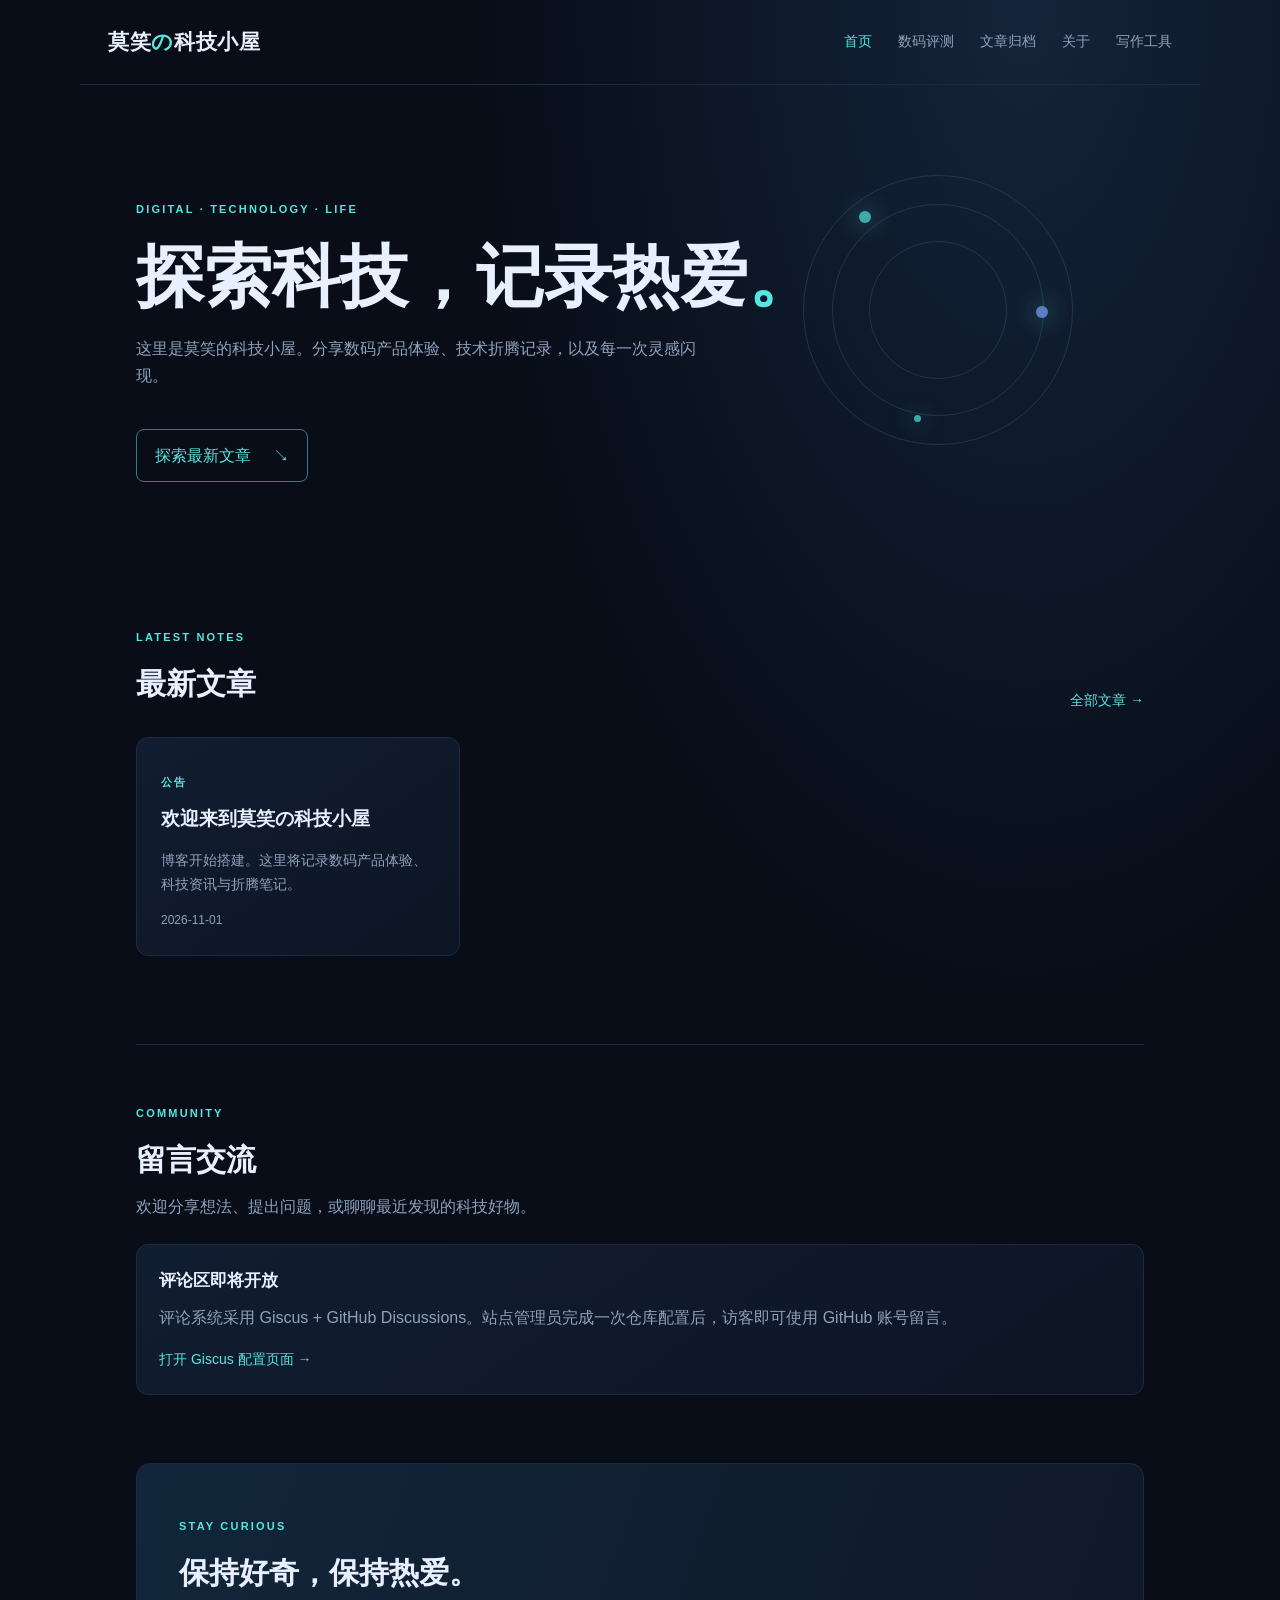
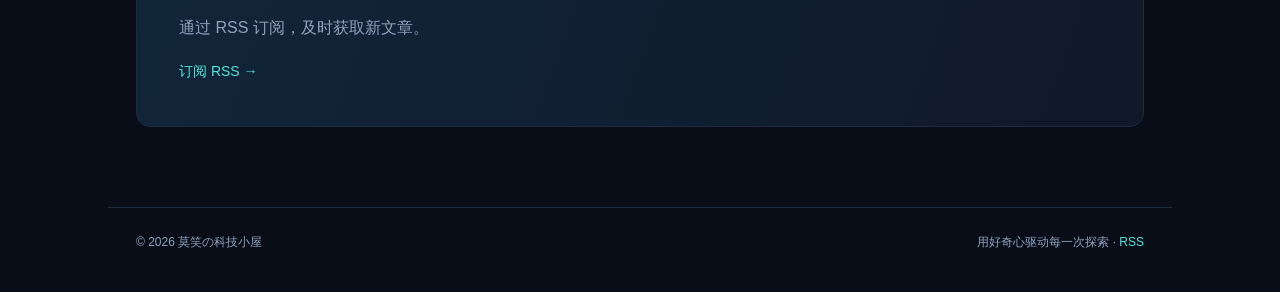
<file: index.html>
<!doctype html>
<html lang="zh-CN">
<head>
  <meta charset="utf-8">
  <meta name="viewport" content="width=device-width,initial-scale=1">
  <meta name="theme-color" content="#080d18">
  <meta name="description" content="莫笑の科技小屋，记录数码科技、产品体验与极客生活。">
  <title>莫笑の科技小屋 · 数码与科技</title>
  <link rel="alternate" type="application/rss+xml" title="莫笑の科技小屋 RSS" href="/rss.xml">
  <link rel="stylesheet" href="/assets/css/style.css">
</head>
<body>
  <header class="site-header"><a class="brand" href="/">莫笑<span>の</span>科技小屋</a><nav><a class="active" href="/">首页</a><a href="/reviews.html">数码评测</a><a href="/archive.html">文章归档</a><a href="/about.html">关于</a><a href="/markdown-studio.html">写作工具</a></nav></header>
  <main class="container">
    <section class="hero"><p class="eyebrow">DIGITAL · TECHNOLOGY · LIFE</p><h1>探索科技，记录热爱<span>。</span></h1><p class="hero-copy">这里是莫笑的科技小屋。分享数码产品体验、技术折腾记录，以及每一次灵感闪现。</p><a class="primary-link" href="#latest">探索最新文章 <span>↘</span></a><div class="hero-orbit" aria-hidden="true"><i></i><b></b><em></em></div></section>
    <section id="latest" class="section"><div class="section-heading"><div><p class="eyebrow">LATEST NOTES</p><h2>最新文章</h2></div><a href="/archive.html">全部文章 →</a></div><div id="post-list" class="post-grid"><article class="post-card"><p class="eyebrow">WELCOME</p><h3>欢迎来到莫笑の科技小屋</h3><p>博客正在搭建中，新的科技文章很快就会与大家见面。</p></article></div></section>
    <section class="comments-section"><p class="eyebrow">COMMUNITY</p><h2>留言交流</h2><p class="section-intro">欢迎分享想法、提出问题，或聊聊最近发现的科技好物。</p><div class="giscus" data-giscus></div></section>
    <section class="newsletter"><p class="eyebrow">STAY CURIOUS</p><h2>保持好奇，保持热爱。</h2><p>通过 RSS 订阅，及时获取新文章。</p><a href="/rss.xml">订阅 RSS →</a></section>
  </main>
  <footer class="site-footer"><span>© <span id="year"></span> 莫笑の科技小屋</span><span>用好奇心驱动每一次探索 · <a href="/rss.xml">RSS</a></span></footer>
  <script src="/assets/js/blog.js" defer></script>
  <script src="/assets/js/comments-config.js" defer></script><script src="/assets/js/comments.js" defer></script>
</body></html>
</file>
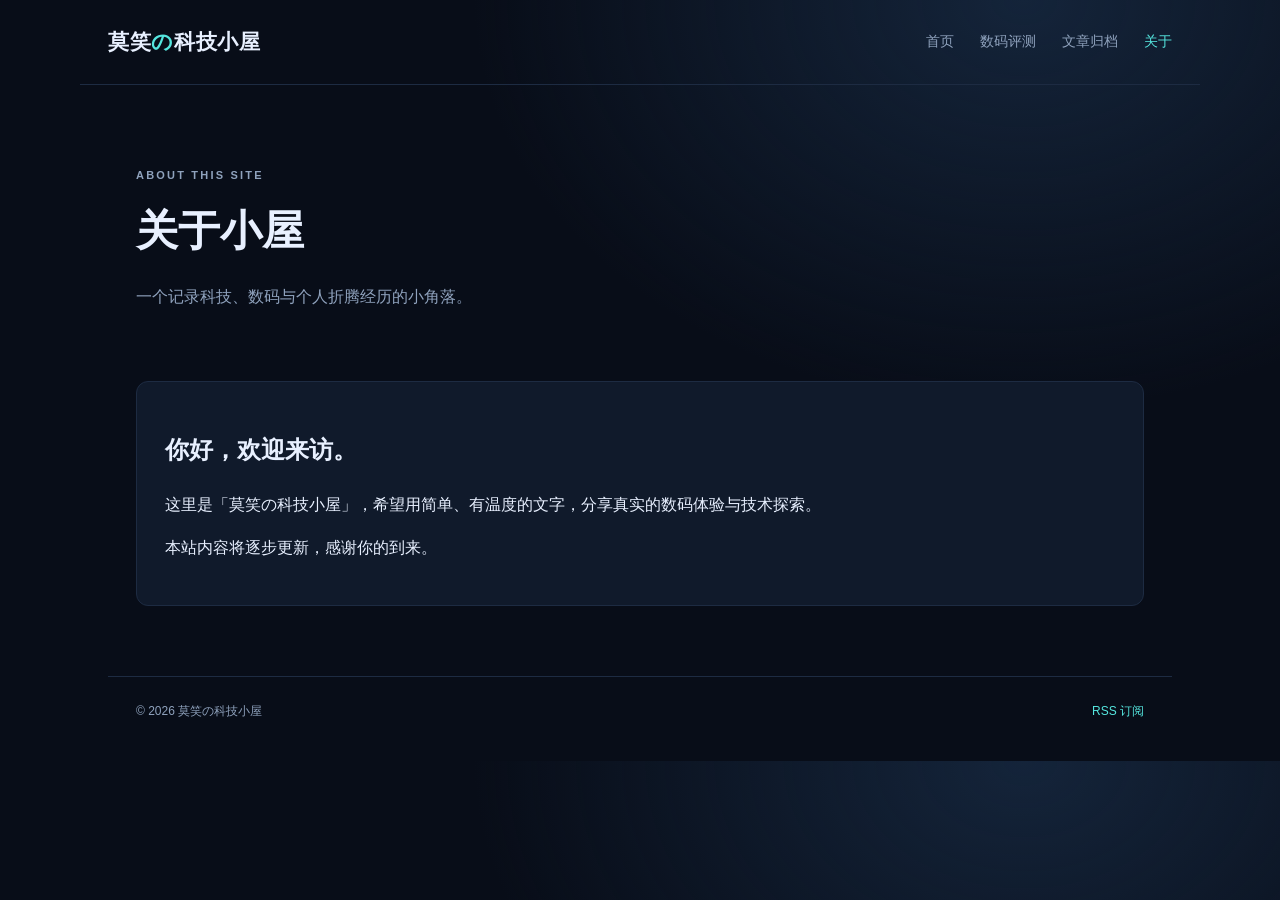
<file: about.html>
<!doctype html><html lang="zh-CN"><head><meta charset="utf-8"><meta name="viewport" content="width=device-width,initial-scale=1"><title>关于 · 莫笑の科技小屋</title><link rel="stylesheet" href="/assets/css/style.css"></head><body><header class="site-header"><a class="brand" href="/">莫笑<span>の</span>科技小屋</a><nav><a href="/">首页</a><a href="/reviews.html">数码评测</a><a href="/archive.html">文章归档</a><a class="active" href="/about.html">关于</a></nav></header><main class="container"><section class="page-hero"><p class="eyebrow">ABOUT THIS SITE</p><h1>关于小屋</h1><p>一个记录科技、数码与个人折腾经历的小角落。</p></section><section class="content-panel"><h2>你好，欢迎来访。</h2><p>这里是「莫笑の科技小屋」，希望用简单、有温度的文字，分享真实的数码体验与技术探索。</p><p>本站内容将逐步更新，感谢你的到来。</p></section></main><footer class="site-footer"><span>© <span id="year"></span> 莫笑の科技小屋</span><span><a href="/rss.xml">RSS 订阅</a></span></footer><script src="/assets/js/blog.js" defer></script></body></html>
</file>
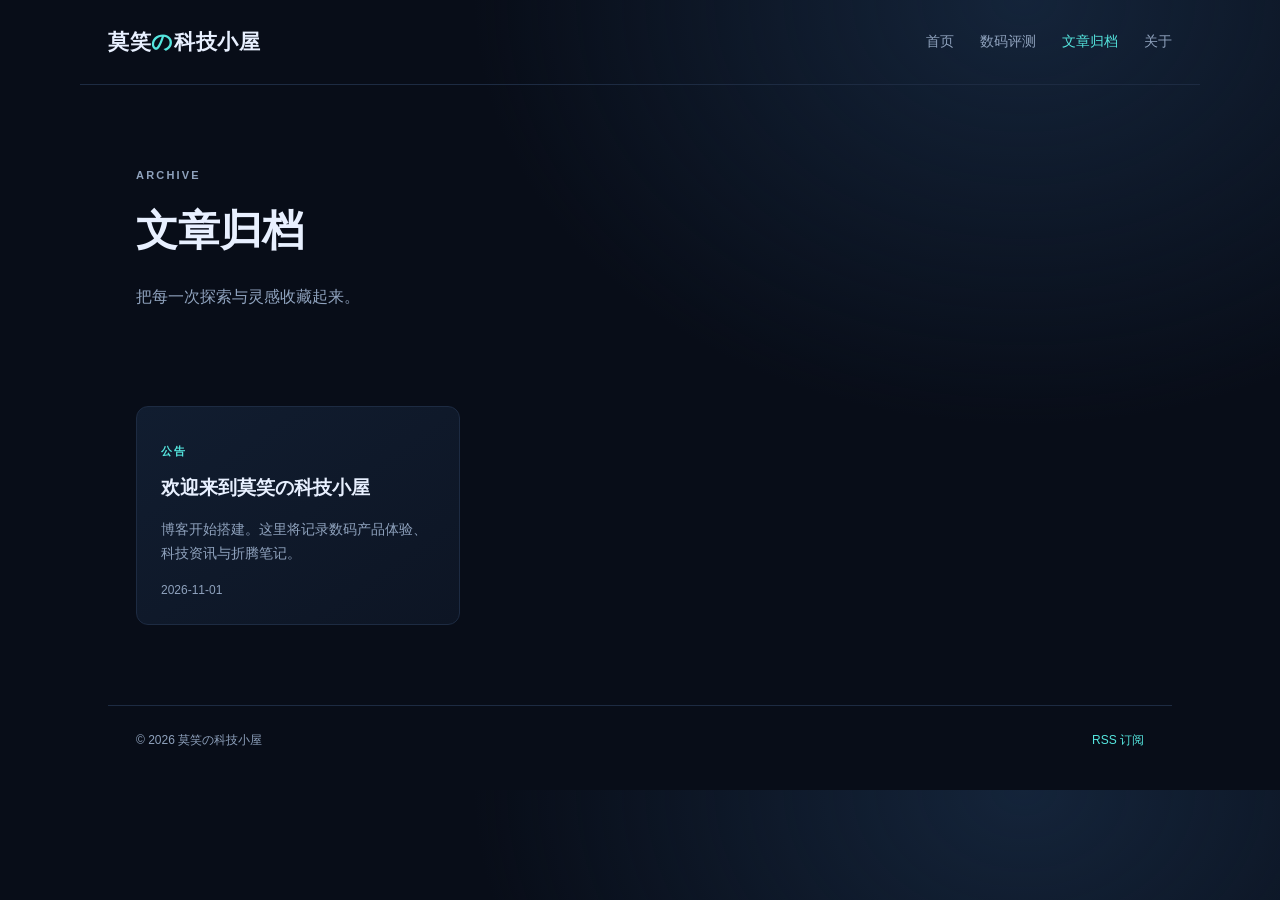
<file: archive.html>
<!doctype html><html lang="zh-CN"><head><meta charset="utf-8"><meta name="viewport" content="width=device-width,initial-scale=1"><title>文章归档 · 莫笑の科技小屋</title><link rel="stylesheet" href="/assets/css/style.css"></head><body><header class="site-header"><a class="brand" href="/">莫笑<span>の</span>科技小屋</a><nav><a href="/">首页</a><a href="/reviews.html">数码评测</a><a class="active" href="/archive.html">文章归档</a><a href="/about.html">关于</a></nav></header><main class="container"><section class="page-hero"><p class="eyebrow">ARCHIVE</p><h1>文章归档</h1><p>把每一次探索与灵感收藏起来。</p></section><section id="latest" class="section"><div id="post-list" class="post-grid"><article class="post-card"><h3>文章列表</h3><p>文章数据加载中……</p></article></div></section></main><footer class="site-footer"><span>© <span id="year"></span> 莫笑の科技小屋</span><span><a href="/rss.xml">RSS 订阅</a></span></footer><script src="/assets/js/blog.js" defer></script></body></html>
</file>
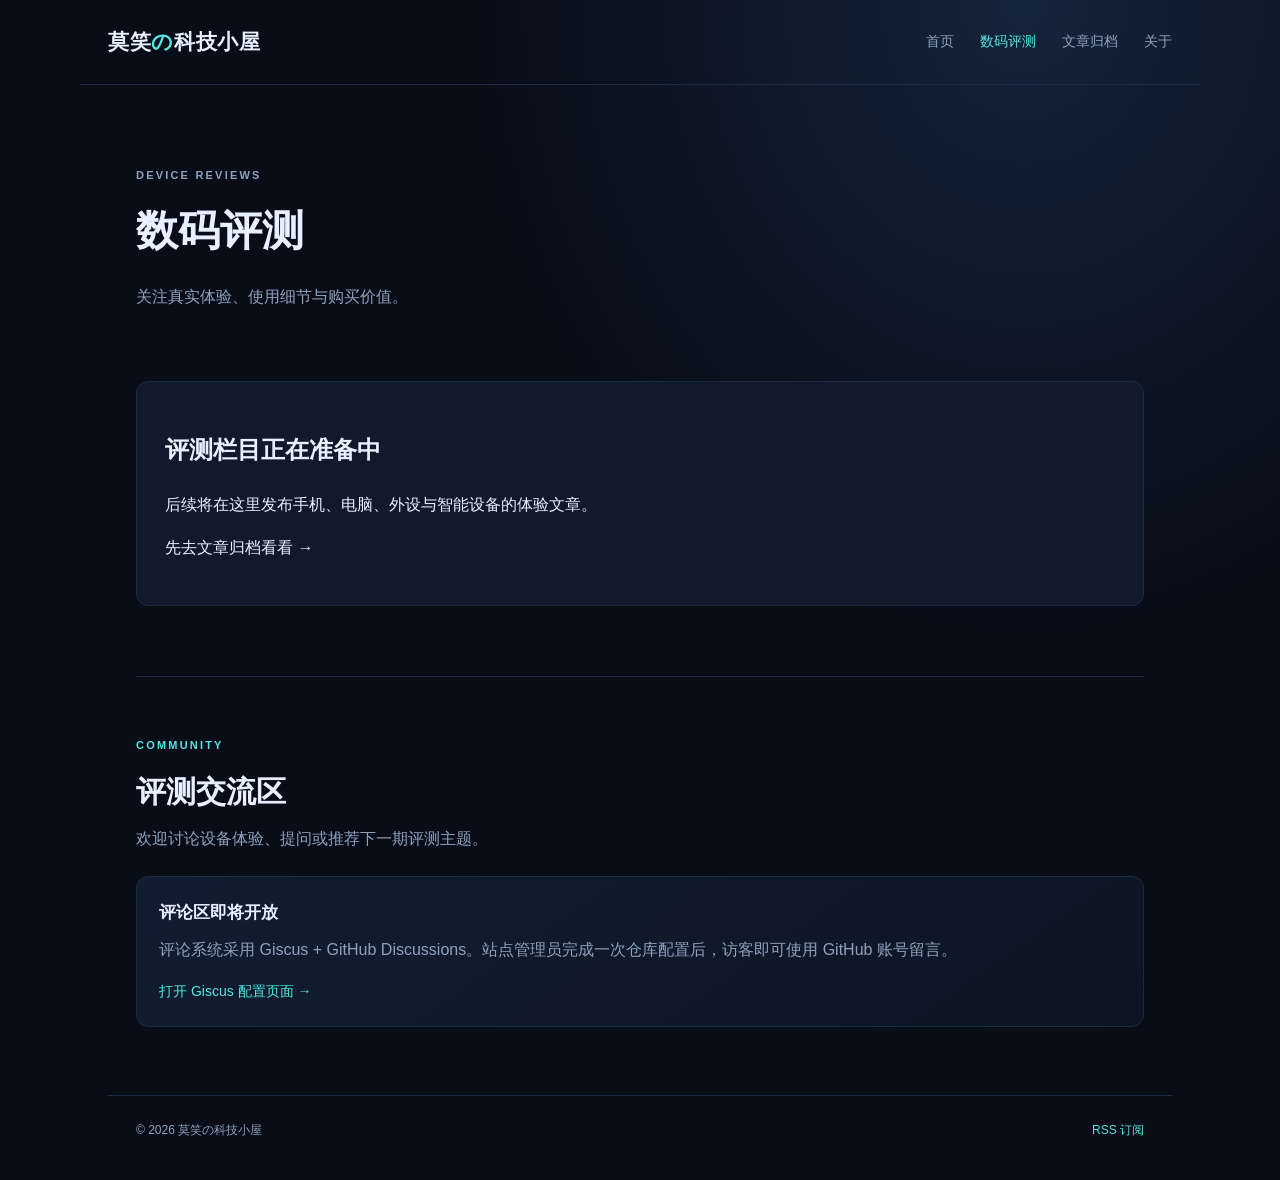
<file: reviews.html>
<!doctype html><html lang="zh-CN"><head><meta charset="utf-8"><meta name="viewport" content="width=device-width,initial-scale=1"><title>数码评测 · 莫笑の科技小屋</title><link rel="alternate" type="application/rss+xml" title="莫笑の科技小屋 RSS" href="/rss.xml"><link rel="stylesheet" href="/assets/css/style.css"></head><body><header class="site-header"><a class="brand" href="/">莫笑<span>の</span>科技小屋</a><nav><a href="/">首页</a><a class="active" href="/reviews.html">数码评测</a><a href="/archive.html">文章归档</a><a href="/about.html">关于</a></nav></header><main class="container"><section class="page-hero"><p class="eyebrow">DEVICE REVIEWS</p><h1>数码评测</h1><p>关注真实体验、使用细节与购买价值。</p></section><section class="content-panel"><h2>评测栏目正在准备中</h2><p>后续将在这里发布手机、电脑、外设与智能设备的体验文章。</p><p><a href="/archive.html">先去文章归档看看 →</a></p></section><section class="comments-section"><p class="eyebrow">COMMUNITY</p><h2>评测交流区</h2><p class="section-intro">欢迎讨论设备体验、提问或推荐下一期评测主题。</p><div class="giscus" data-giscus></div></section></main><footer class="site-footer"><span>© <span id="year"></span> 莫笑の科技小屋</span><span><a href="/rss.xml">RSS 订阅</a></span></footer><script src="/assets/js/blog.js" defer></script><script src="/assets/js/comments-config.js" defer></script><script src="/assets/js/comments.js" defer></script></body></html>
</file>
<file: assets/css/style.css>
:root{color-scheme:dark;--bg:#080d18;--panel:#101a2b;--line:#1d2b42;--text:#e8f0ff;--muted:#8fa2bd;--cyan:#55e6df;--blue:#7aa7ff}*{box-sizing:border-box}html{scroll-behavior:smooth}body{margin:0;background:radial-gradient(ellipse at 80% 0%,#14243a 0,transparent 38%),var(--bg);color:var(--text);font-family:Inter,"PingFang SC","Microsoft YaHei",sans-serif;line-height:1.7}a{color:inherit;text-decoration:none}.site-header{max-width:1120px;margin:auto;padding:24px 28px;display:flex;align-items:center;justify-content:space-between;border-bottom:1px solid var(--line)}.brand{font-size:21px;font-weight:800;letter-spacing:.03em}.brand span,.hero h1 span{color:var(--cyan)}nav{display:flex;gap:26px;color:var(--muted);font-size:14px}nav a:hover,nav .active{color:var(--cyan)}.container{max-width:1064px;margin:auto;padding:0 28px}.hero{min-height:440px;padding:104px 0 90px;position:relative;overflow:hidden}.eyebrow{font-size:11px;letter-spacing:.2em;color:var(--cyan);font-weight:700}.hero h1{font-size:clamp(38px,7vw,68px);line-height:1.18;max-width:700px;margin:18px 0}.hero-copy{max-width:560px;color:var(--muted);font-size:16px}.primary-link{display:inline-flex;gap:22px;align-items:center;margin-top:24px;padding:12px 18px;border:1px solid #397b83;border-radius:8px;color:var(--cyan)}.hero-orbit{position:absolute;width:270px;height:270px;border:1px solid #28435b;border-radius:50%;right:7%;top:90px;opacity:.7}.hero-orbit:before,.hero-orbit:after{content:"";position:absolute;border:1px solid #28435b;border-radius:50%;inset:28px}.hero-orbit:after{inset:65px}.hero-orbit i,.hero-orbit b,.hero-orbit em{position:absolute;width:12px;height:12px;background:var(--cyan);border-radius:50%;box-shadow:0 0 24px var(--cyan)}.hero-orbit i{top:35px;left:55px}.hero-orbit b{right:24px;top:130px;background:var(--blue)}.hero-orbit em{bottom:22px;left:110px;width:7px;height:7px}.section{padding:45px 0 80px}.section-heading{display:flex;align-items:end;justify-content:space-between;margin-bottom:24px}.section-heading h2,.newsletter h2{font-size:30px;margin:4px 0}.section-heading>a,.newsletter>a{color:var(--cyan);font-size:14px}.post-grid{display:grid;grid-template-columns:repeat(3,minmax(0,1fr));gap:18px}.post-card{padding:24px;border:1px solid var(--line);background:linear-gradient(145deg,#111d30,#0d1524);border-radius:12px;min-height:190px}.post-card h3{font-size:19px;margin:10px 0}.post-card p:not(.eyebrow){color:var(--muted);font-size:14px}.post-meta{font-size:12px;color:var(--muted)}.newsletter{padding:42px;border:1px solid var(--line);border-radius:14px;background:linear-gradient(110deg,#11263a,#101829);margin-bottom:80px}.newsletter p:not(.eyebrow){color:var(--muted)}.site-footer{max-width:1064px;margin:auto;padding:24px 28px 40px;border-top:1px solid var(--line);display:flex;justify-content:space-between;color:var(--muted);font-size:12px}.page-hero{padding:70px 0 35px}.page-hero h1{font-size:42px;margin:8px 0}.page-hero p{color:var(--muted)}.content-panel{padding:28px;border:1px solid var(--line);background:var(--panel);border-radius:12px;margin:20px 0 70px}.content-panel li{margin:8px 0;color:var(--muted)}@media(max-width:720px){.site-header{align-items:flex-start;gap:18px;flex-direction:column}.site-header nav{gap:16px;flex-wrap:wrap}.hero{padding:75px 0 65px}.hero-orbit{right:-130px;opacity:.28}.post-grid{grid-template-columns:1fr}.newsletter{padding:28px}.site-footer{gap:10px;flex-direction:column}.section-heading h2{font-size:25px}}
.comments-section{padding:48px 0 68px;border-top:1px solid var(--line);margin-top:8px}.comments-section h2{font-size:30px;margin:4px 0}.section-intro{color:var(--muted);margin:8px 0 24px}.giscus{margin-top:22px;min-height:90px}.comment-setup-note{border:1px solid var(--line);border-radius:12px;padding:22px;background:linear-gradient(145deg,#111d30,#0d1524)}.comment-setup-note strong{font-size:17px;color:var(--text)}.comment-setup-note p{color:var(--muted);margin:8px 0 14px}.comment-setup-note a{color:var(--cyan);font-size:14px}.site-footer a{color:var(--cyan)}
</file>
